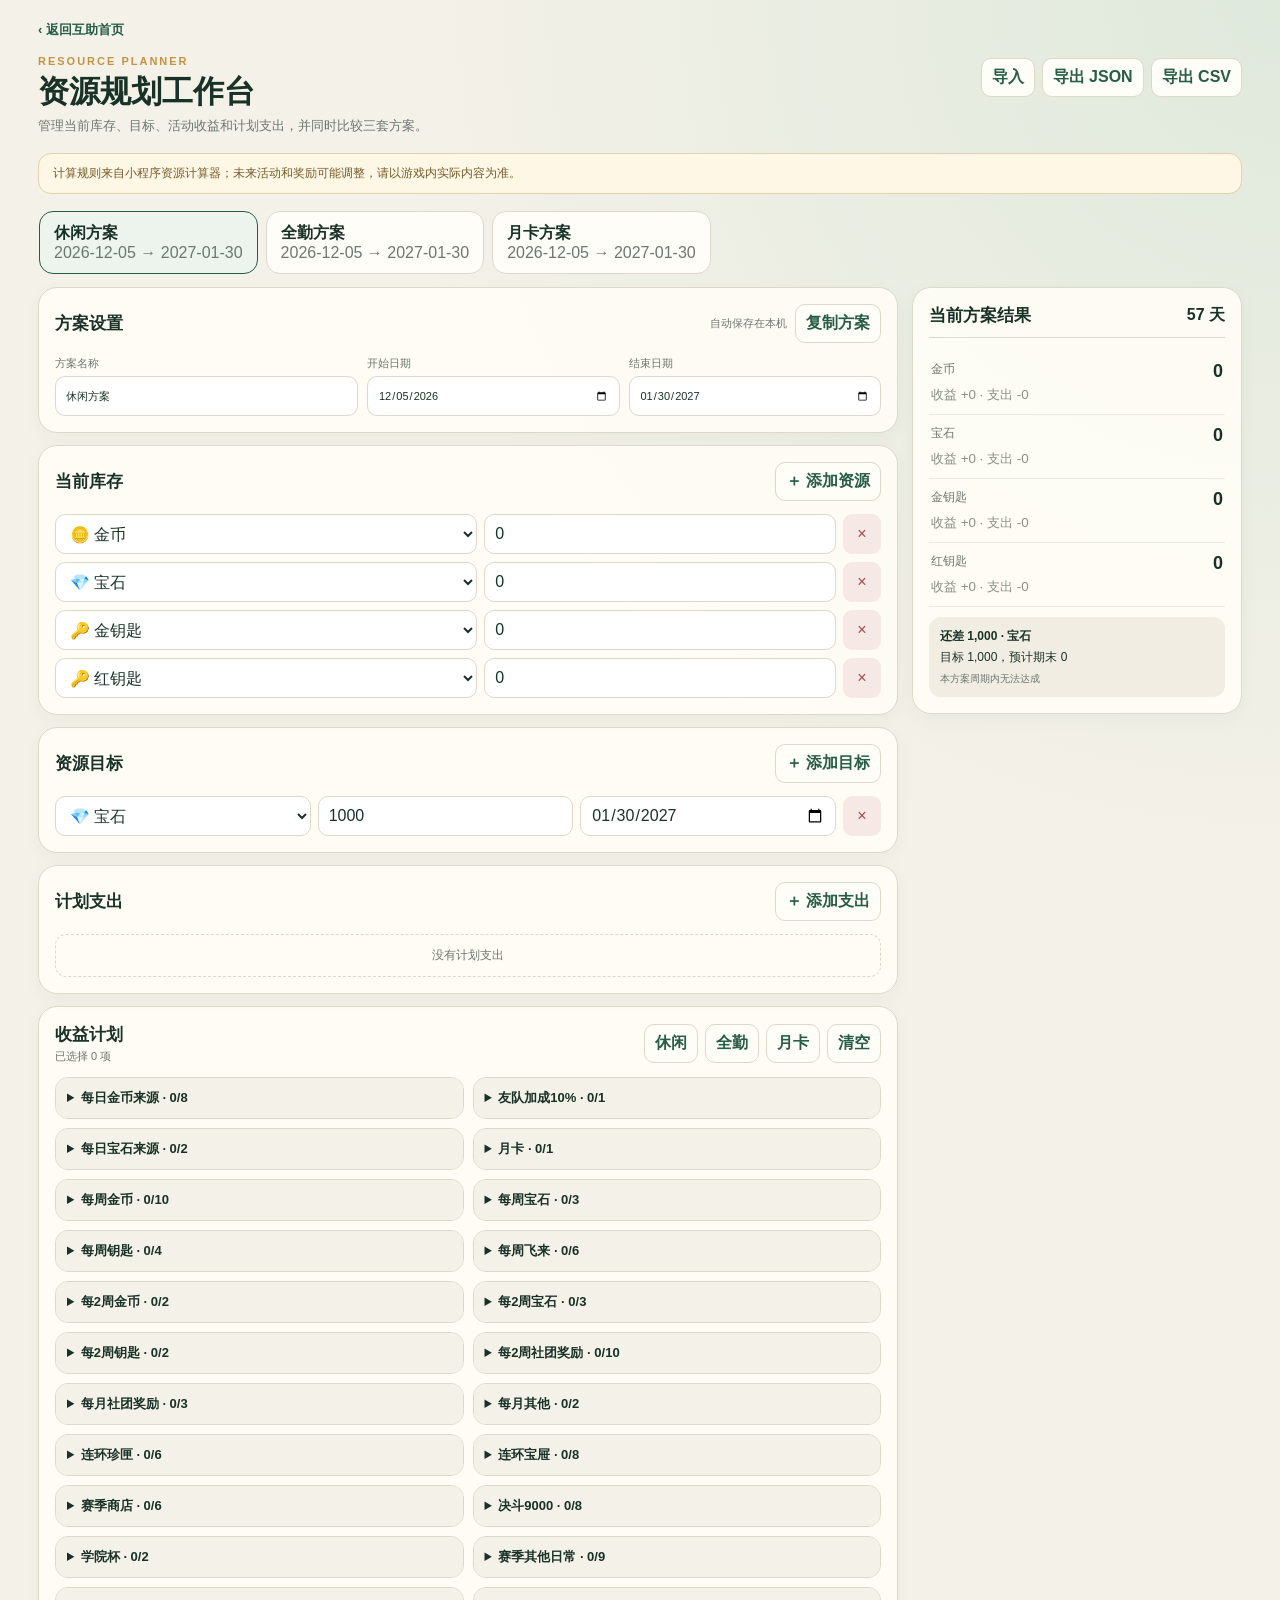
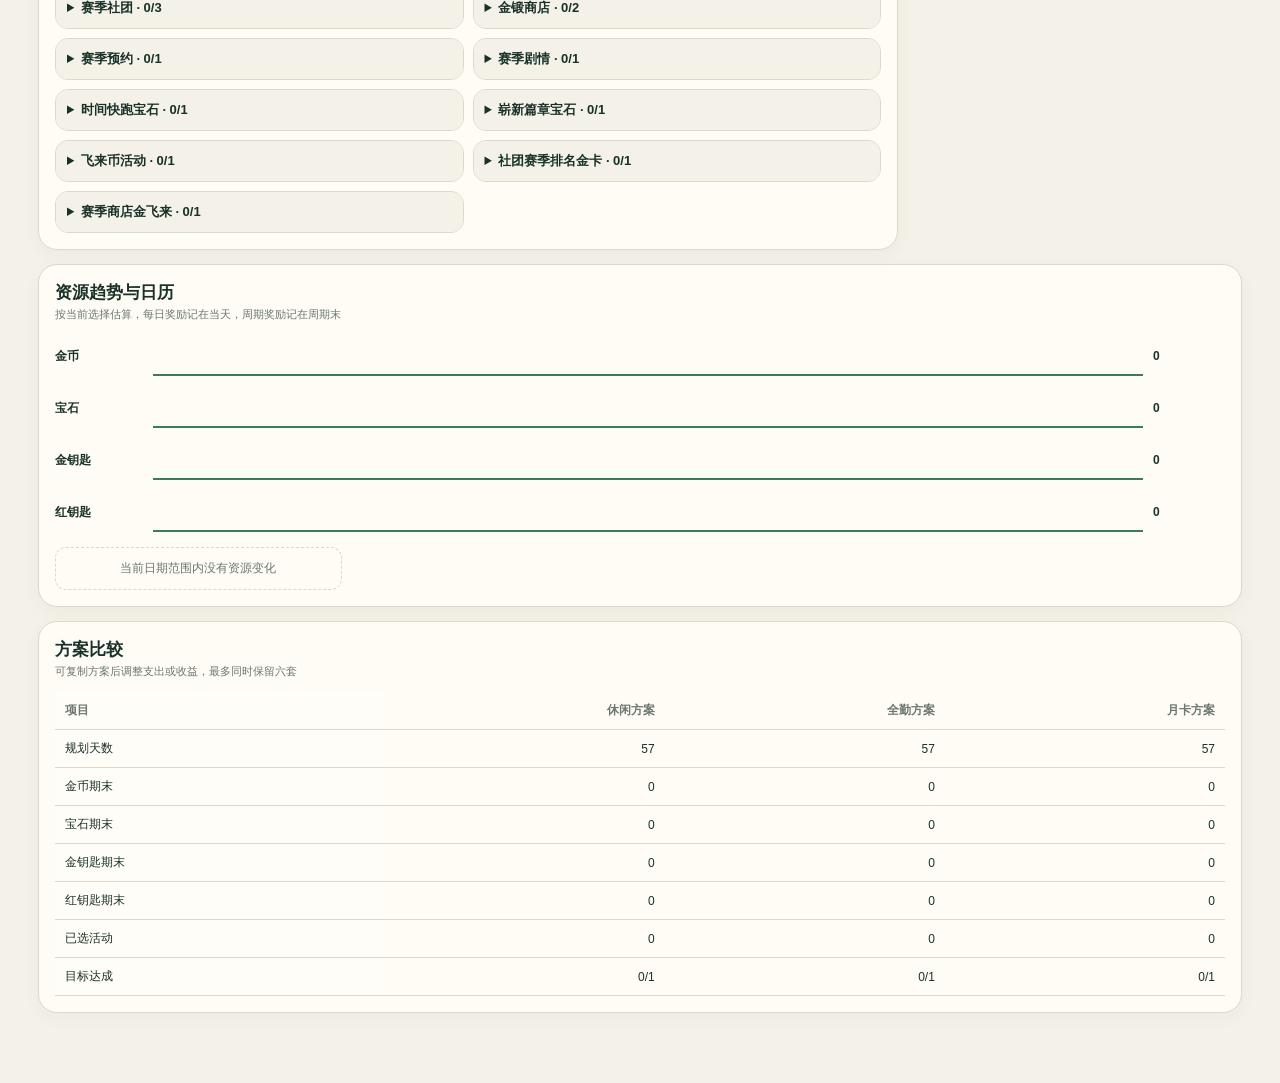
<file: planner.html>
<!doctype html><html lang="zh-CN"><head><meta charset="utf-8"><meta name="viewport" content="width=device-width,initial-scale=1,viewport-fit=cover"><meta name="theme-color" content="#173b2b"><meta name="description" content="比较多套资源积累方案，计算目标缺口和计划支出。"><title>资源规划工作台 · 霍格沃茨互助站</title><link rel="stylesheet" href="planner.css?v=20260816-1"></head>
<body><main class="app">
<header class="top"><div><a href="index.html">‹ 返回互助首页</a><div class="eyebrow">RESOURCE PLANNER</div><h1>资源规划工作台</h1><p>管理当前库存、目标、活动收益和计划支出，并同时比较三套方案。</p></div><div class="header-actions"><button id="importBtn">导入</button><button id="exportBtn">导出 JSON</button><button id="csvBtn">导出 CSV</button></div></header>
<section class="notice">计算规则来自小程序资源计算器；未来活动和奖励可能调整，请以游戏内实际内容为准。</section>
<nav class="plan-tabs" id="planTabs" aria-label="规划方案"></nav>
<div class="workspace">
  <div class="editor">
    <section class="panel"><div class="panel-head"><h2>方案设置</h2><div class="panel-actions"><span id="saveState">自动保存在本机</span><button id="copyPlanBtn">复制方案</button></div></div><div class="form-grid"><label>方案名称<input id="planName" maxlength="20"></label><label>开始日期<input id="startDate" type="date"></label><label>结束日期<input id="endDate" type="date"></label></div></section>
    <section class="panel"><div class="panel-head"><h2>当前库存</h2><button data-add="balance">＋ 添加资源</button></div><div id="balanceRows" class="data-rows"></div></section>
    <section class="panel"><div class="panel-head"><h2>资源目标</h2><button data-add="goal">＋ 添加目标</button></div><div id="goalRows" class="data-rows"></div></section>
    <section class="panel"><div class="panel-head"><h2>计划支出</h2><button data-add="expense">＋ 添加支出</button></div><div id="expenseRows" class="data-rows"></div></section>
    <section class="panel activities-panel"><div class="panel-head"><div><h2>收益计划</h2><small id="activitySummary"></small></div><div class="preset-actions"><button data-preset="leisure">休闲</button><button data-preset="full">全勤</button><button data-preset="monthly">月卡</button><button data-preset="clear">清空</button></div></div><div class="activity-groups" id="activityGroups"></div></section>
  </div>
  <aside class="result-panel"><div class="panel-head"><h2>当前方案结果</h2><strong id="resultDays"></strong></div><div id="warningSummary"></div><div id="resultSummary"></div><div id="goalSummary"></div></aside>
</div>
<section class="panel timeline-panel"><div class="panel-head"><div><h2>资源趋势与日历</h2><small>按当前选择估算，每日奖励记在当天，周期奖励记在周期末</small></div></div><div id="trendChart" class="trend-chart"></div><div id="calendarList" class="calendar-list"></div></section>
<section class="panel compare-panel"><div class="panel-head"><div><h2>方案比较</h2><small>可复制方案后调整支出或收益，最多同时保留六套</small></div></div><div class="compare-wrap"><table><thead id="compareHead"></thead><tbody id="compareBody"></tbody></table></div></section>
<input id="importFile" type="file" accept="application/json,.json" hidden>
</main><script src="planner-core.js?v=20260816-2"></script><script src="planner.js?v=20260816-2"></script></body></html>
</file>
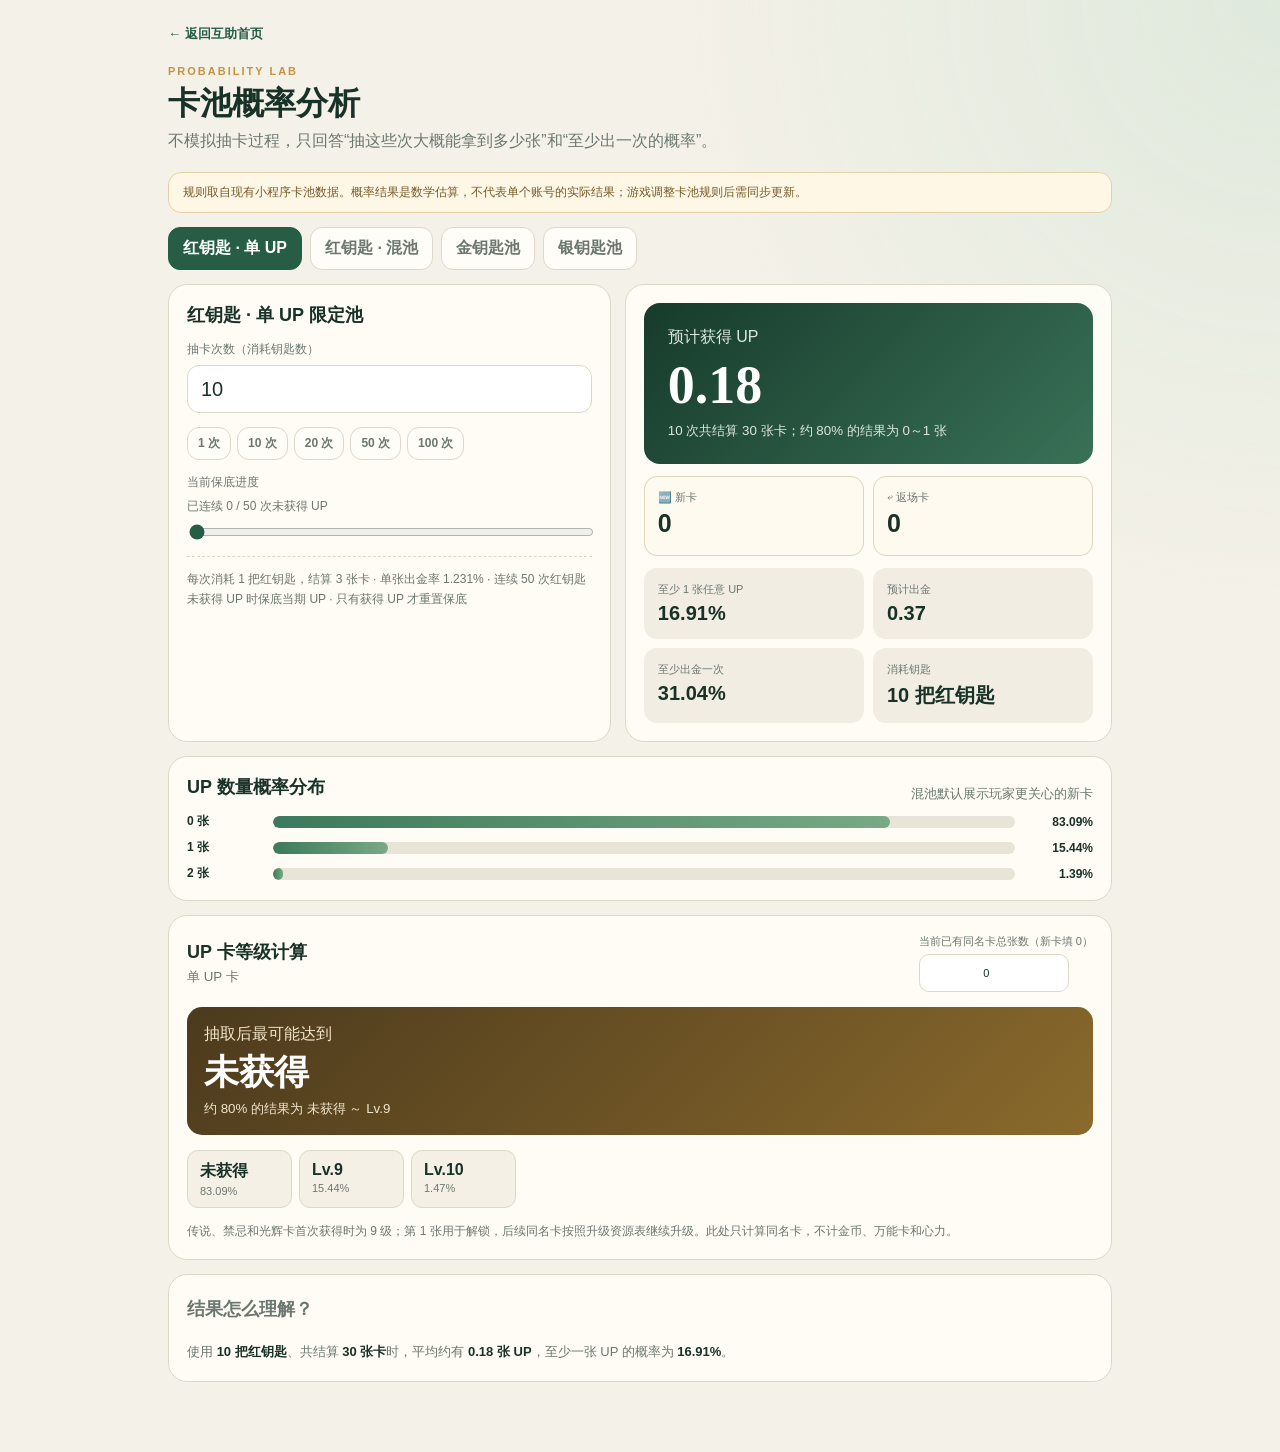
<file: probability.html>
<!doctype html><html lang="zh-CN"><head><meta charset="utf-8"><meta name="viewport" content="width=device-width,initial-scale=1,viewport-fit=cover"><meta name="theme-color" content="#173b2b"><meta name="description" content="计算限定卡池 UP 数量和常驻卡池出金概率"><title>卡池概率分析 · 霍格沃茨互助站</title><link rel="stylesheet" href="probability.css?v=20260816-1"></head><body><main class="app">
<header><a href="index.html">← 返回互助首页</a><div class="eyebrow">PROBABILITY LAB</div><h1>卡池概率分析</h1><p>不模拟抽卡过程，只回答“抽这些次大概能拿到多少张”和“至少出一次的概率”。</p></header>
<section class="notice">规则取自现有小程序卡池数据。概率结果是数学估算，不代表单个账号的实际结果；游戏调整卡池规则后需同步更新。</section>
<div class="pool-tabs"><button class="active" data-pool="limited">红钥匙 · 单 UP</button><button data-pool="mixed">红钥匙 · 混池</button><button data-pool="gold">金钥匙池</button><button data-pool="silver">银钥匙池</button></div>
<section class="calculator"><div class="controls"><h2 id="poolTitle">红钥匙 · 单 UP 限定池</h2><label>抽卡次数（消耗钥匙数）<input id="draws" type="number" min="1" step="1" inputmode="numeric" value="10"></label><div class="quick"><button data-draws="1">1 次</button><button data-draws="10">10 次</button><button data-draws="20">20 次</button><button data-draws="50">50 次</button><button data-draws="100">100 次</button></div><label>当前保底进度 <span id="pityHint">已连续 0 / 50 张未出金</span><input id="pity" type="range" min="0" max="49" value="0"></label><div id="ruleText" class="rule"></div></div>
<div class="results"><div class="hero-result"><span id="mainLabel">预计获得 UP</span><strong id="expected">0</strong><small id="rangeText"></small></div><div class="mixed-summary" id="mixedSummary" hidden><article><span>🆕 新卡</span><b id="newExpected">0</b><small id="newChance"></small></article><article><span>↩ 返场卡</span><b id="returnExpected">0</b><small id="returnChance"></small></article></div><div class="stat-grid"><article><span id="chanceLabel">至少 1 张 UP</span><b id="atLeastOne">0%</b></article><article><span id="goldLabel">预计出金</span><b id="expectedGold">0</b></article><article><span id="atLeastGoldLabel">至少出金一次</span><b id="atLeastGold">0%</b></article><article><span>消耗钥匙</span><b id="keyCost">0</b></article></div></div></section>
<section class="panel"><div class="panel-head"><h2 id="distTitle">UP 数量概率分布</h2><small>混池默认展示玩家更关心的新卡</small></div><div id="distribution" class="distribution"></div></section>
<section class="panel upgrade-panel" id="upgradePanel"><div class="panel-head"><div><h2>UP 卡等级计算</h2><small id="upgradeTarget">单 UP 卡</small></div><label class="owned-input">当前已有同名卡总张数（新卡填 0）<input id="ownedCopies" type="number" min="0" step="1" inputmode="numeric" value="0"></label></div><div class="upgrade-hero"><span>抽取后最可能达到</span><strong id="likelyLevel">未获得</strong><small id="levelRange"></small></div><div id="levelDistribution" class="level-distribution"></div><p class="upgrade-note">传说、禁忌和光辉卡首次获得时为 9 级；第 1 张用于解锁，后续同名卡按照升级资源表继续升级。此处只计算同名卡，不计金币、万能卡和心力。</p></section>
<section class="panel explanation"><h2>结果怎么理解？</h2><div id="explanation"></div></section>
</main><script src="probability-core.js?v=20260817-5"></script><script src="probability.js?v=20260817-5"></script></body></html>
</file>
<file: planner.css>
:root{--bg:#f4f1e8;--paper:#fffdf7;--ink:#193227;--muted:#6b776f;--green:#275d45;--green2:#3b7a5b;--gold:#c49342;--line:#ded8c9;--red:#a44942;--shadow:0 10px 30px rgba(34,61,47,.09)}*{box-sizing:border-box}html{background:var(--bg);color:var(--ink);font-family:-apple-system,BlinkMacSystemFont,"Segoe UI","PingFang SC","Microsoft YaHei",sans-serif}body{margin:0;background:radial-gradient(circle at 100% 0,#dfe9dc 0,transparent 30%),var(--bg)}button,input,select{font:inherit}.app{width:min(1240px,100%);margin:auto;padding:20px 18px 70px}.top{display:flex;justify-content:space-between;gap:20px;align-items:center}.top a{color:var(--green);font-weight:800;text-decoration:none;font-size:13px}.eyebrow{margin-top:16px;color:var(--gold);font-size:11px;font-weight:900;letter-spacing:2px}.top h1{margin:4px 0;font:700 31px Georgia,"Songti SC",serif}.top p{margin:0;color:var(--muted);font-size:13px}.header-actions,.preset-actions{display:flex;gap:7px;flex-wrap:wrap}.header-actions button,.panel-head button,.preset-actions button{border:1px solid var(--line);border-radius:10px;background:var(--paper);padding:8px 10px;color:var(--green);font-weight:750;cursor:pointer}.notice{margin:18px 0 12px;border:1px solid #e4d1a8;border-radius:13px;background:#fff7e6;padding:11px 14px;color:#755a28;font-size:12px}.plan-tabs{display:flex;gap:8px;overflow:auto;padding:5px 1px 13px}.plan-tab{min-width:150px;border:1px solid var(--line);border-radius:14px;background:var(--paper);padding:11px 14px;color:var(--muted);text-align:left;cursor:pointer}.plan-tab b{display:block;color:var(--ink)}.plan-tab.active{border-color:var(--green);background:#edf4ee}.workspace{display:grid;grid-template-columns:minmax(0,1fr) 330px;gap:14px;align-items:start}.editor{display:grid;gap:12px}.panel,.result-panel{border:1px solid var(--line);border-radius:19px;background:rgba(255,253,247,.9);padding:16px;box-shadow:0 5px 18px rgba(33,55,44,.04)}.panel-head{display:flex;justify-content:space-between;gap:12px;align-items:center;margin-bottom:13px}.panel-head h2{margin:0;font-size:17px}.panel-head span,.panel-head small{color:var(--muted);font-size:11px}.form-grid{display:grid;grid-template-columns:1.2fr 1fr 1fr;gap:9px}label{display:grid;gap:5px;color:var(--muted);font-size:11px}input,select{width:100%;height:40px;border:1px solid var(--line);border-radius:10px;background:#fff;padding:0 10px;color:var(--ink);outline:none}input:focus,select:focus{border-color:var(--green2)}.data-rows{display:grid;gap:8px}.data-row{display:grid;grid-template-columns:1.2fr 1fr auto;gap:7px}.data-row.goal{grid-template-columns:1fr 1fr 1fr auto}.data-row.expense{grid-template-columns:1.2fr 1fr 1fr 1fr auto}.remove{width:38px;border:0;border-radius:9px;background:#f5e8e5;color:var(--red);cursor:pointer}.empty-row{padding:12px;border:1px dashed var(--line);border-radius:11px;color:var(--muted);font-size:12px;text-align:center}.activity-groups{display:grid;grid-template-columns:repeat(2,minmax(0,1fr));gap:9px}.activity-group{border:1px solid var(--line);border-radius:13px;overflow:hidden}.activity-group summary{cursor:pointer;padding:11px;background:#f4f1e8;font-weight:800;font-size:13px}.activity-list{display:grid;gap:1px;padding:5px}.activity{display:grid;grid-template-columns:auto 1fr auto;gap:8px;align-items:center;padding:7px;border-radius:8px;font-size:12px}.activity:hover{background:#f4f7f3}.activity input{width:16px;height:16px}.reward{color:var(--muted);font-size:10px}.paid{color:#9a6a25}.result-panel{position:sticky;top:12px}.result-panel>.panel-head{padding-bottom:10px;border-bottom:1px solid var(--line)}.resource-result{display:grid;grid-template-columns:1fr auto;gap:4px 12px;padding:10px 2px;border-bottom:1px solid #eee8dc}.resource-result span{color:var(--muted);font-size:12px}.resource-result b{font-size:18px}.resource-result small{grid-column:1/-1;color:#879087}.goal-card{margin-top:10px;padding:11px;border-radius:12px;background:#f1ede3;font-size:12px}.goal-card.ok{background:#e8f3e9;color:#24573f}.goal-card strong{display:block;margin-bottom:4px}.compare-panel{margin-top:14px}.compare-wrap{overflow:auto}table{width:100%;border-collapse:collapse;min-width:720px}th,td{padding:10px;border-bottom:1px solid var(--line);text-align:right;font-size:12px}th:first-child,td:first-child{text-align:left;position:sticky;left:0;background:var(--paper)}th{color:var(--muted)}.negative{color:var(--red)}
@media(max-width:900px){.workspace{grid-template-columns:1fr}.result-panel{position:static}.activity-groups{grid-template-columns:1fr 1fr}}@media(max-width:650px){.app{padding:12px 12px 55px}.top{align-items:flex-start}.top h1{font-size:26px}.header-actions{display:grid;grid-template-columns:1fr 1fr}.header-actions button:first-child{grid-column:1/-1}.form-grid,.activity-groups{grid-template-columns:1fr}.data-row,.data-row.goal,.data-row.expense{grid-template-columns:1fr 1fr}.data-row .remove{grid-column:2}.panel{padding:13px}.panel-head{align-items:flex-start}.preset-actions{justify-content:flex-end}}
.panel-actions{display:flex;align-items:center;gap:8px}.warning-card{margin:8px 0;padding:10px;border-radius:11px;background:#f8e8e3;color:var(--red);font-size:12px}.compare-panel,.timeline-panel{margin-top:14px}.trend-chart{display:grid;gap:10px}.trend-row{display:grid;grid-template-columns:88px 1fr 72px;gap:10px;align-items:center;font-size:12px}.spark{width:100%;height:42px;overflow:visible}.spark polyline{fill:none;stroke:var(--green2);stroke-width:2;vector-effect:non-scaling-stroke}.trend-row.negative .spark polyline{stroke:var(--red)}.calendar-list{display:grid;grid-template-columns:repeat(4,minmax(0,1fr));gap:8px;margin-top:14px}.calendar-day{border:1px solid var(--line);border-radius:12px;padding:10px;background:#fff}.calendar-day time{display:block;color:var(--muted);font-size:11px}.calendar-day b{display:block;margin-top:5px;font-size:12px}.calendar-day small{color:var(--muted)}
@media(max-width:900px){.calendar-list{grid-template-columns:repeat(2,minmax(0,1fr))}}@media(max-width:650px){.panel-actions{align-items:flex-end;flex-direction:column}.trend-row{grid-template-columns:68px 1fr 58px}.calendar-list{grid-template-columns:1fr 1fr}}
.goal-card small{display:block;margin-top:6px;color:var(--muted)}
</file>
<file: probability.css>
:root{--bg:#f4f1e8;--paper:#fffdf7;--ink:#193227;--muted:#6b776f;--green:#275d45;--green2:#3b7a5b;--gold:#c49342;--line:#ded8c9;--red:#a44942}*{box-sizing:border-box}html{background:var(--bg);color:var(--ink);font-family:-apple-system,BlinkMacSystemFont,"Segoe UI","PingFang SC","Microsoft YaHei",sans-serif}body{margin:0;background:radial-gradient(circle at 100% 0,#dfe9dc,transparent 32%),var(--bg)}button,input{font:inherit}.app{width:min(980px,100%);margin:auto;padding:24px 18px 70px}header a{color:var(--green);font-weight:800;text-decoration:none;font-size:13px}.eyebrow{margin-top:22px;color:var(--gold);font-size:11px;font-weight:900;letter-spacing:2px}h1{margin:5px 0;font:700 32px Georgia,"Songti SC",serif}header p{margin:0;color:var(--muted)}.notice{margin:20px 0 12px;border:1px solid #e4d1a8;border-radius:13px;background:#fff7e6;padding:11px 14px;color:#755a28;font-size:12px}.pool-tabs{display:flex;gap:8px;margin:14px 0}.pool-tabs button,.quick button{border:1px solid var(--line);border-radius:12px;background:var(--paper);padding:10px 14px;color:var(--muted);font-weight:800;cursor:pointer}.pool-tabs button.active{background:var(--green);border-color:var(--green);color:white}.calculator{display:grid;grid-template-columns:1fr 1.1fr;gap:14px}.controls,.results,.panel{border:1px solid var(--line);border-radius:19px;background:rgba(255,253,247,.92);padding:18px}.controls h2,.panel h2{margin:0 0 14px;font-size:18px}.controls label{display:grid;gap:7px;margin:14px 0;color:var(--muted);font-size:12px}.controls input[type=number]{height:48px;border:1px solid var(--line);border-radius:12px;padding:0 13px;font-size:20px;color:var(--ink)}.controls input[type=range]{width:100%;accent-color:var(--green)}.controls label span{float:right}.quick{display:flex;gap:6px;flex-wrap:wrap}.quick button{padding:7px 10px;font-size:12px}.rule{border-top:1px dashed var(--line);padding-top:12px;color:var(--muted);font-size:12px;line-height:1.7}.results{display:grid;gap:12px}.hero-result{border-radius:16px;background:linear-gradient(135deg,#173b2b,#397157);padding:24px;color:white}.hero-result span,.hero-result small{display:block;color:#dbe8df}.hero-result strong{display:block;font:700 54px Georgia;margin:6px 0}.stat-grid{display:grid;grid-template-columns:1fr 1fr;gap:9px}.stat-grid article{background:#f1ede3;border-radius:13px;padding:14px}.stat-grid span{display:block;color:var(--muted);font-size:11px}.stat-grid b{display:block;margin-top:5px;font-size:20px}.panel{margin-top:14px}.panel-head{display:flex;justify-content:space-between;align-items:center}.panel-head small{color:var(--muted)}.distribution{display:grid;gap:9px}.dist-row{display:grid;grid-template-columns:76px 1fr 68px;gap:10px;align-items:center;font-size:12px}.bar{height:12px;border-radius:99px;background:#e9e4d8;overflow:hidden}.bar i{display:block;height:100%;border-radius:inherit;background:linear-gradient(90deg,var(--green2),#79a985)}.dist-row strong{text-align:right}.explanation{font-size:13px;line-height:1.8;color:var(--muted)}.explanation b{color:var(--ink)}
@media(max-width:700px){.app{padding:14px 12px 50px}.calculator{grid-template-columns:1fr}h1{font-size:27px}.hero-result strong{font-size:46px}.pool-tabs button{flex:1;padding:9px 5px}.panel-head{align-items:flex-start;gap:8px}.dist-row{grid-template-columns:62px 1fr 58px}}
.mixed-summary{display:grid;grid-template-columns:1fr 1fr;gap:9px}.mixed-summary article{border:1px solid #dfd5be;border-radius:13px;padding:13px;background:#fffaf0}.mixed-summary span,.mixed-summary small{display:block;color:var(--muted);font-size:11px}.mixed-summary b{display:block;font-size:25px;margin:4px 0;color:var(--ink)}
.pool-tabs{flex-wrap:wrap}@media(max-width:700px){.pool-tabs button{flex:1 1 45%}}
.empty-dist{padding:18px;border:1px dashed var(--line);border-radius:12px;color:var(--muted);text-align:center;font-size:12px}
.upgrade-panel[hidden]{display:none}.upgrade-panel .panel-head h2{margin-bottom:3px}.owned-input{display:grid;gap:5px;color:var(--muted);font-size:11px;text-align:right}.owned-input input{width:150px;height:38px;padding:0 10px;border:1px solid var(--line);border-radius:10px;background:white;color:var(--ink);text-align:center}.upgrade-hero{margin:15px 0;padding:17px;border-radius:15px;background:linear-gradient(135deg,#4c3a1d,#8a6a2c);color:white}.upgrade-hero span,.upgrade-hero small{display:block;color:#f2e7cc}.upgrade-hero strong{display:block;margin:4px 0;font:700 35px Georgia,"Songti SC",serif}.level-distribution{display:flex;gap:7px;flex-wrap:wrap}.level-chip{min-width:105px;padding:10px 12px;border:1px solid var(--line);border-radius:11px;background:#f5f0e5}.level-chip b,.level-chip span{display:block}.level-chip span{margin-top:3px;color:var(--muted);font-size:11px}.upgrade-note{margin:13px 0 0;color:var(--muted);font-size:12px;line-height:1.7}@media(max-width:700px){.upgrade-panel .panel-head{display:grid}.owned-input{text-align:left;margin-top:10px}.owned-input input{width:100%}}
</file>
